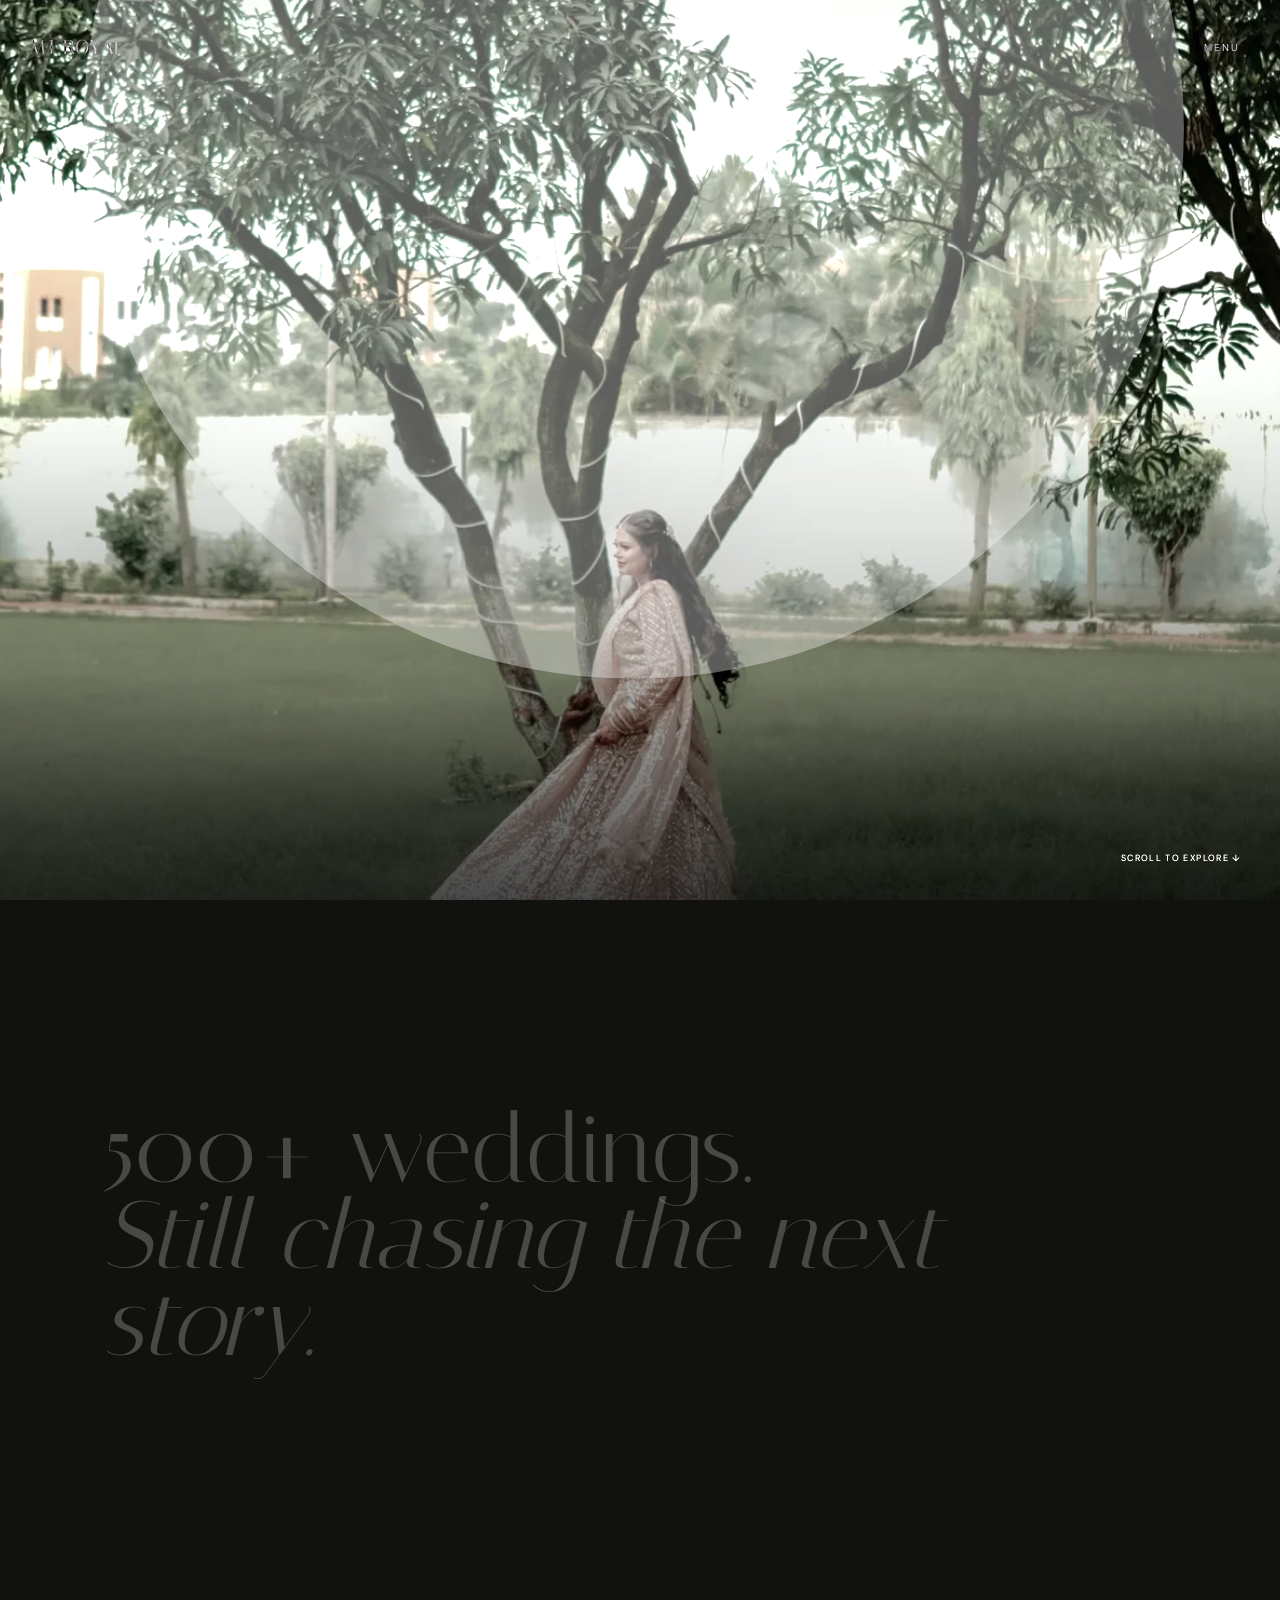
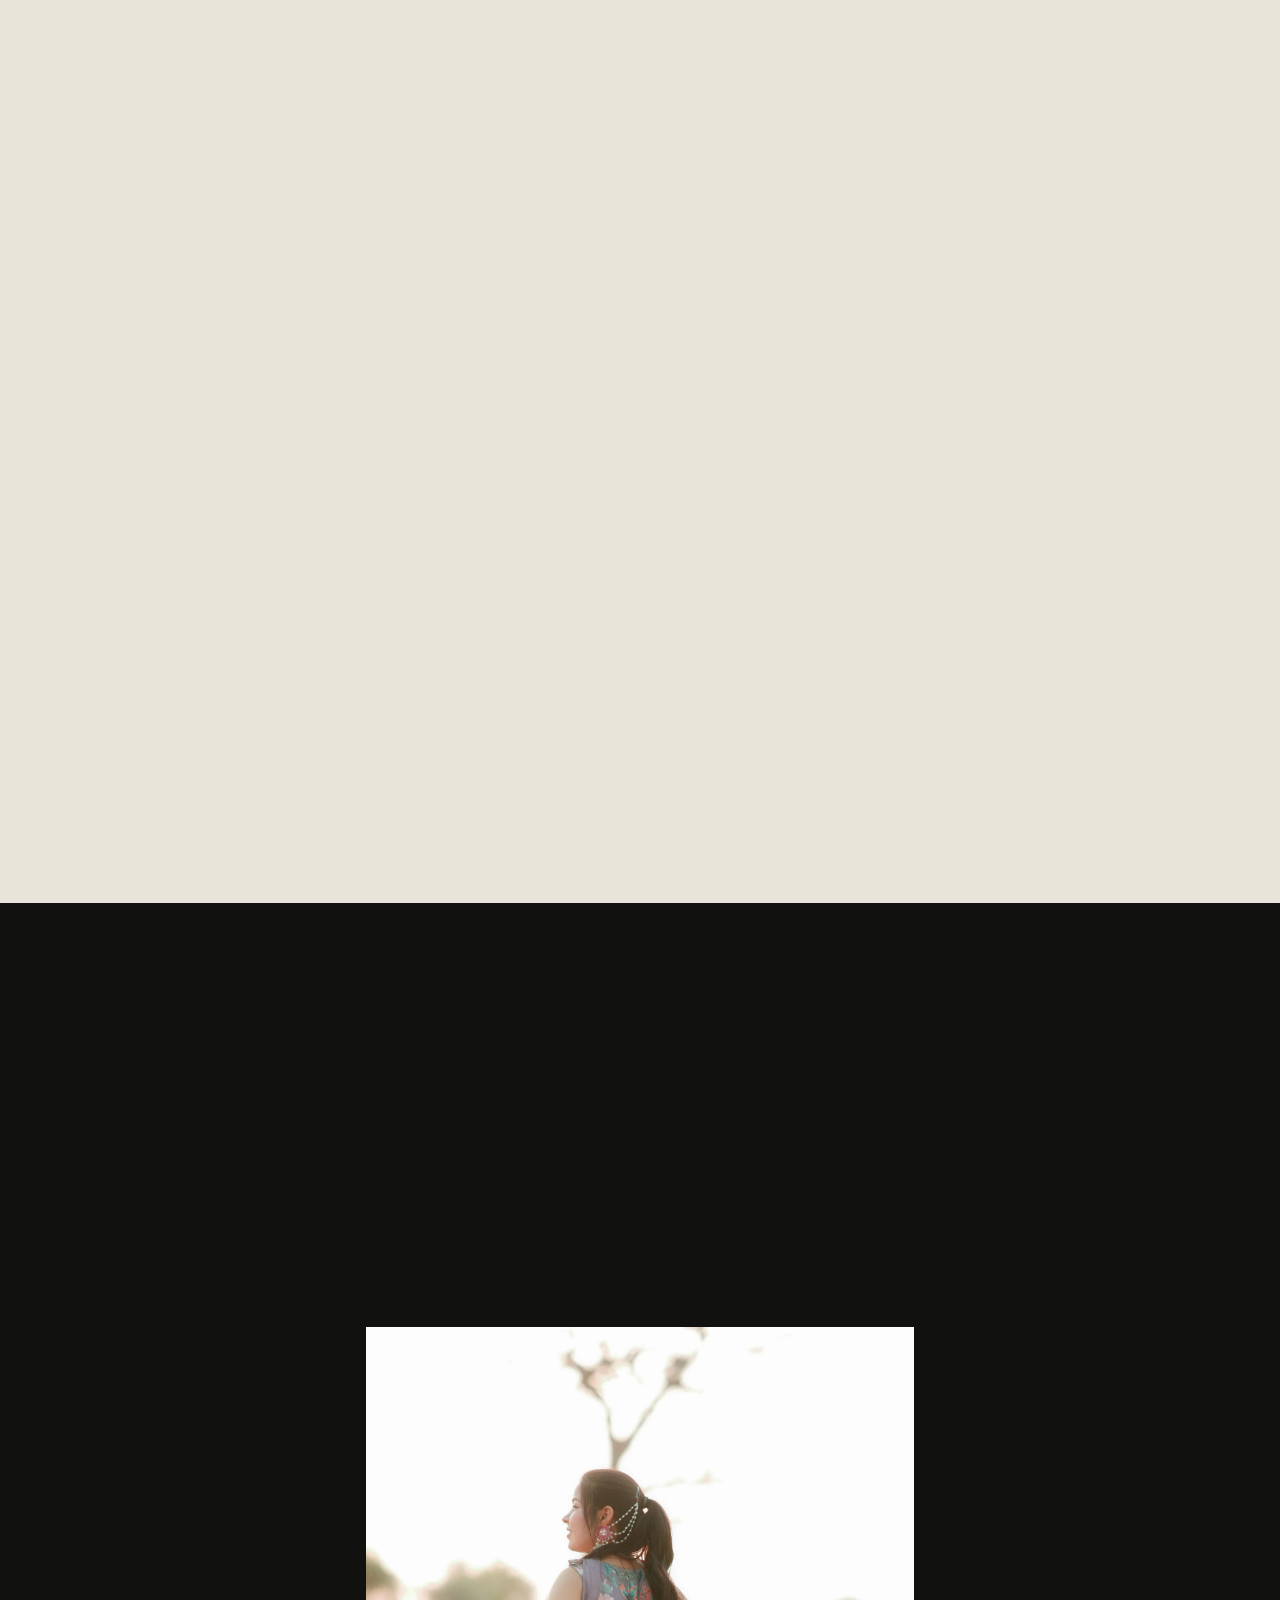
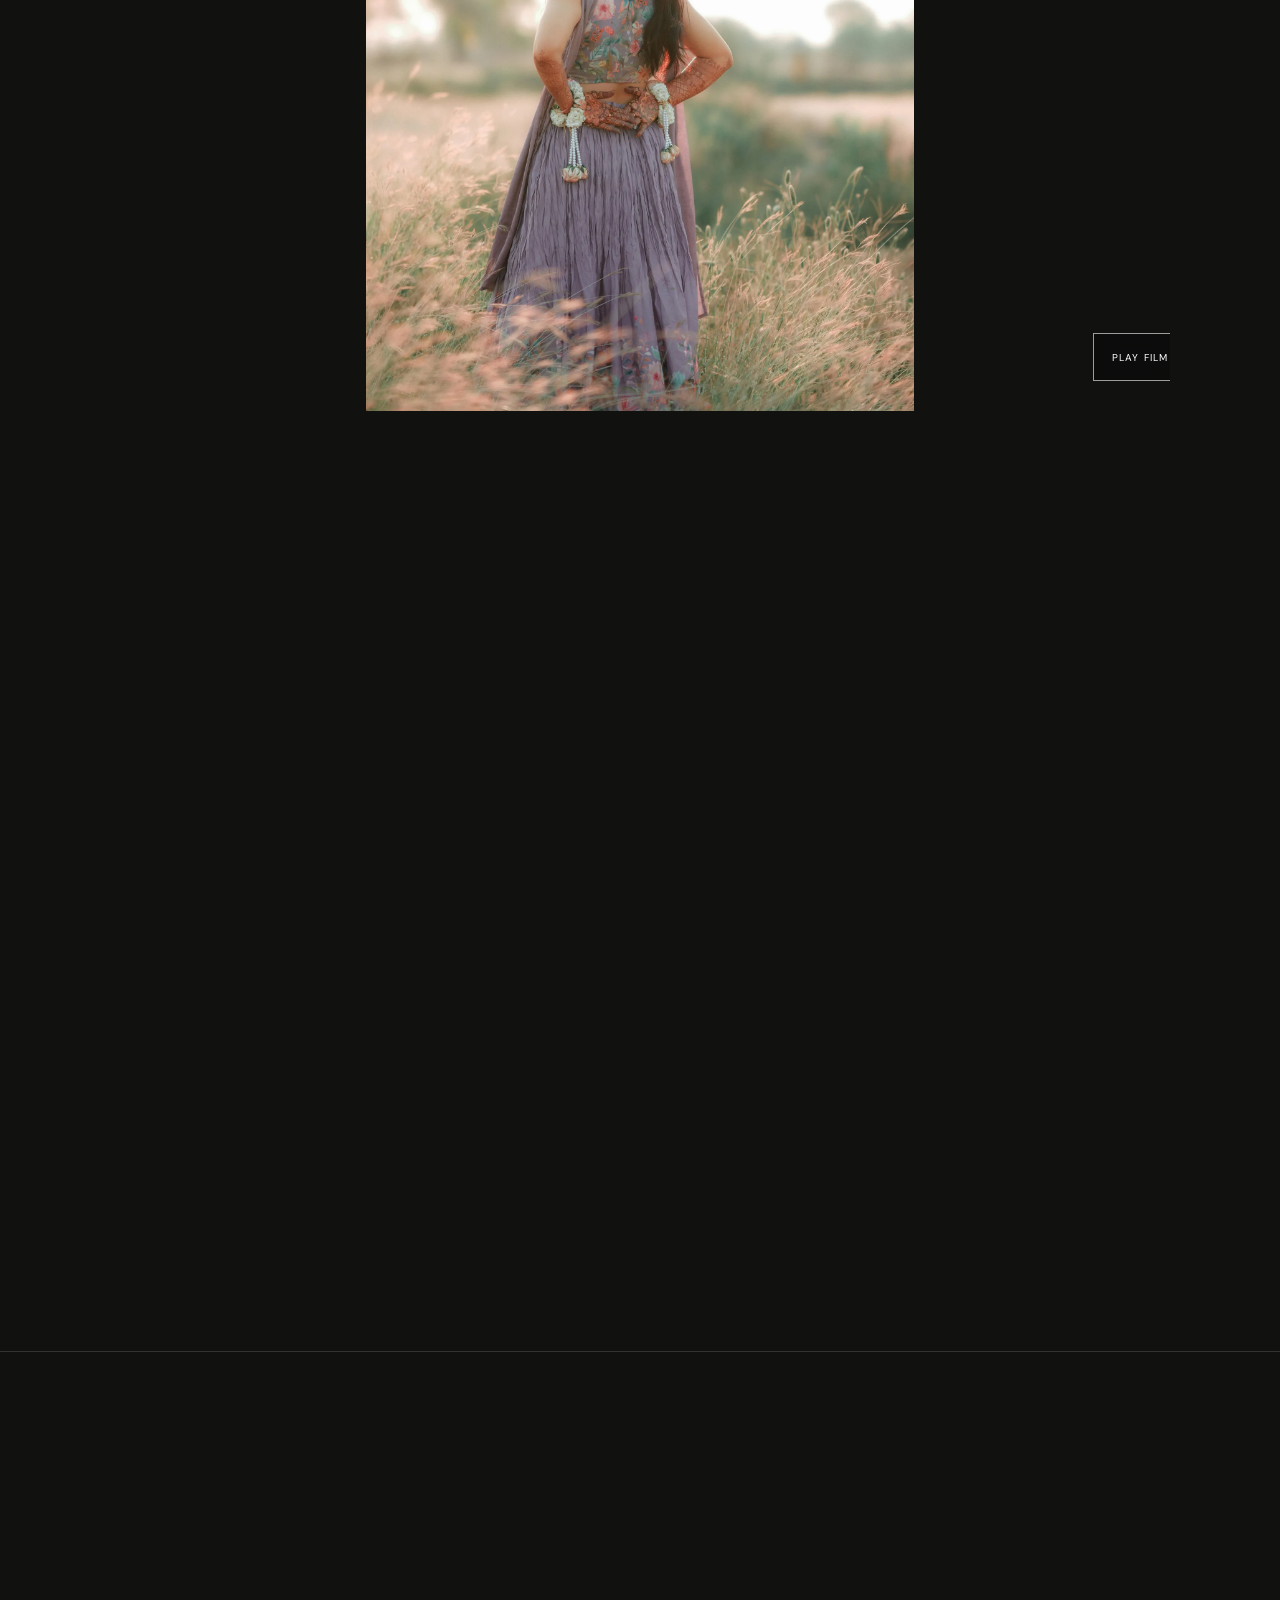
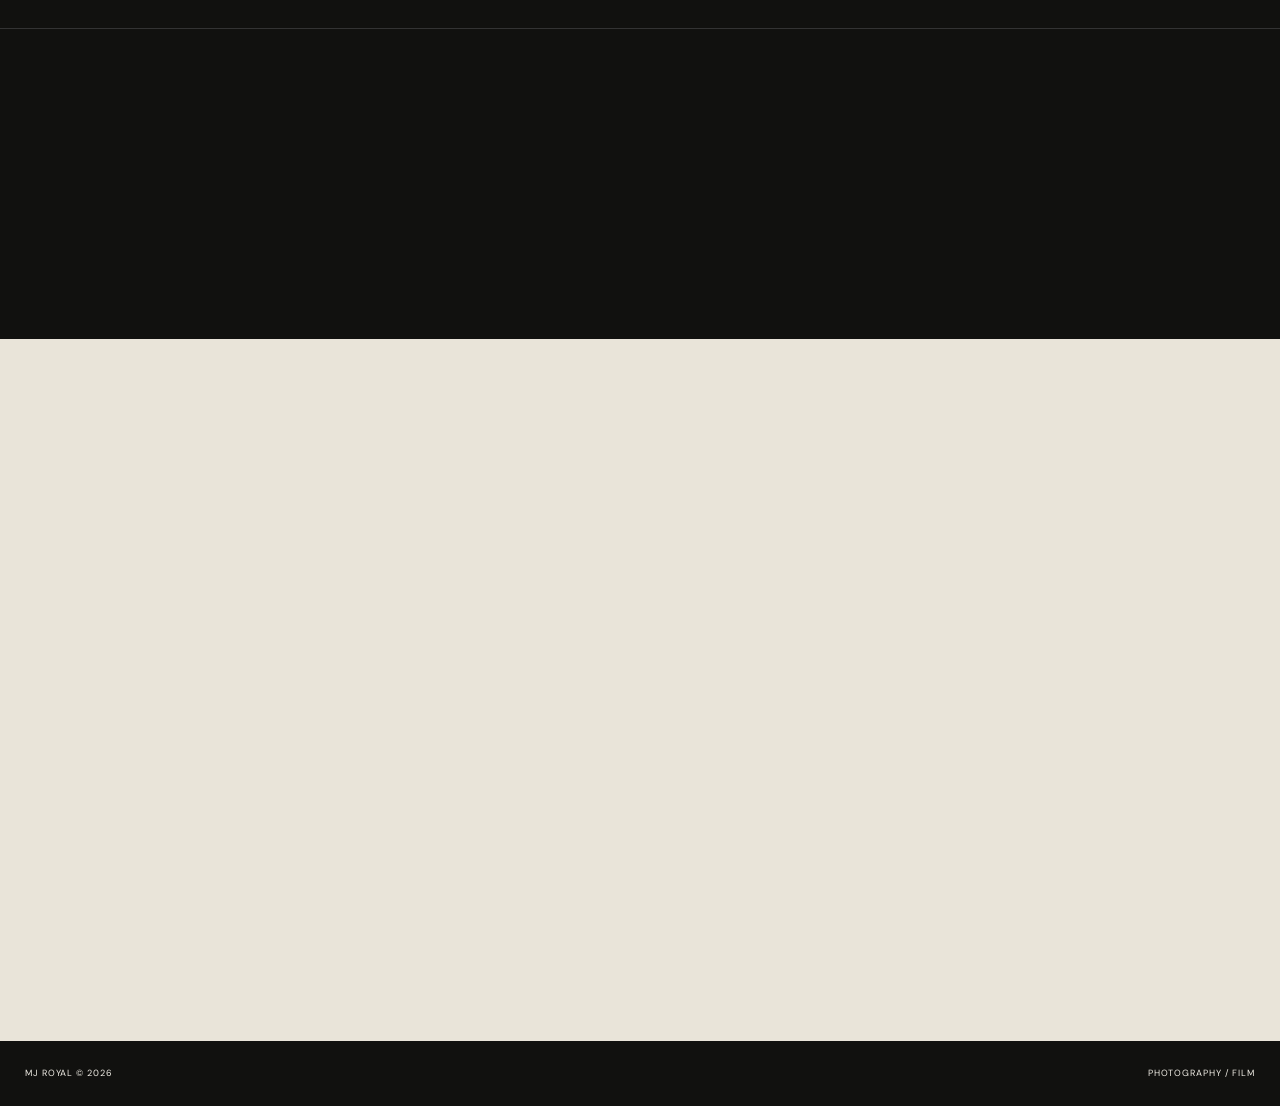
<file: index.html>
<!doctype html>
<html lang="en">
<head>
<meta charset="utf-8">
<meta name="viewport" content="width=device-width,initial-scale=1,viewport-fit=cover">
<title>MJ Royal — Wedding Photography & Film</title>
<meta name="description" content="MJ Royal Photography & Film — editorial wedding photography and cinematography. 500+ weddings, 8+ years, bookings open for 2026–27.">
<link rel="canonical" href="https://mjroyal.vercel.app/">
<meta name="theme-color" content="#11110f">
<meta property="og:type" content="website">
<meta property="og:title" content="MJ Royal — Wedding Photography & Film">
<meta property="og:description" content="Stories worth remembering. Editorial wedding photography and film by MJ Royal.">
<meta property="og:url" content="https://mjroyal.vercel.app/">
<meta property="og:image" content="https://mjroyal.vercel.app/assets/photo-03.webp">
<meta name="twitter:card" content="summary_large_image">
<meta name="twitter:title" content="MJ Royal — Wedding Photography & Film">
<meta name="twitter:description" content="Stories worth remembering. Editorial wedding photography and film by MJ Royal.">
<meta name="twitter:image" content="https://mjroyal.vercel.app/assets/photo-03.webp">
<script>
try{
  if(sessionStorage.getItem("mjroyal-wire-intro-seen") && new URLSearchParams(location.search).get("intro") !== "preview"){
    document.documentElement.classList.add("intro-seen");
  }
}catch(e){}
</script>
<link rel="preconnect" href="https://fonts.googleapis.com">
<link rel="preconnect" href="https://fonts.gstatic.com" crossorigin>
<link href="https://fonts.googleapis.com/css2?family=DM+Sans:wght@300;400;500&family=Italiana&display=swap" rel="stylesheet">
<link rel="stylesheet" href="style.css">
<link rel="stylesheet" href="motion.css">
</head>
<body>
<div id="loader" class="loader">
  <div class="loader-brand">MJ ROYAL <span>PHOTOGRAPHY / FILM</span></div>
  <div id="camera-stage"></div>
  <div class="loader-status"><span id="loader-label">PREPARING THE FRAME</span><i></i></div>
  <button id="loader-skip" type="button" aria-label="Skip opening animation">SKIP INTRO ↗</button>
</div>
<noscript><style>.loader{display:none!important}</style></noscript>

<header>
  <a class="wordmark" href="#top">MJ ROYAL</a>
  <button id="menu" aria-expanded="false" aria-controls="menu-panel">MENU</button>
</header>

<nav id="menu-panel" class="menu-panel" aria-hidden="true">
  <div class="menu-top">
    <span>MJ ROYAL</span>
    <button id="menu-close" type="button">CLOSE</button>
  </div>
  <div class="menu-links">
    <a href="#stories"><span>01</span> STORIES</a>
    <a href="#film"><span>02</span> FILMS</a>
    <a href="#about"><span>03</span> ABOUT</a>
    <a href="#contact"><span>04</span> CONTACT</a>
  </div>
  <div class="menu-meta">
    <a href="https://instagram.com/mjroyalphotography.film/" target="_blank" rel="noreferrer">INSTAGRAM ↗</a>
    <a href="https://wa.me/918370040782" target="_blank" rel="noreferrer">WHATSAPP ↗</a>
    <span>AVAILABLE FOR WEDDINGS & DESTINATIONS</span>
  </div>
</nav>

<main id="top">
<section class="hero">
  <img src="assets/photo-03.webp" width="1758" height="2200" srcset="assets/responsive/photo-03-640.webp 640w, assets/responsive/photo-03-1280.webp 1280w, assets/photo-03.webp 1758w" sizes="100vw" alt="Wedding couple photographed by MJ Royal" fetchpriority="high" decoding="async">
  <div class="hero-shade"></div>
  <div class="hero-booking">2026–27 BOOKINGS OPEN</div>
  <div class="hero-copy">
    <p>PHOTOGRAPHY · CINEMATOGRAPHY</p>
    <h1>Stories worth<br><em>remembering.</em></h1>
    <a class="hero-cta" href="#stories">VIEW SELECTED WORK <span>↘</span></a>
  </div>
  <div class="scroll">SCROLL TO EXPLORE ↓</div>
</section>

<section class="manifesto">
  <p class="eyebrow">EST. IN STORIES, NOT POSES</p>
  <h2>500+ weddings.<br><em>Still chasing the next story.</em></h2>
  <p class="bodycopy">We photograph the loud celebrations, the quiet glances, and everything that happens in between — so years later, it still feels like you were there.</p>
</section>

<section class="stories" id="stories">
  <div class="section-head"><p>SELECTED STORIES</p><span>01 — 06</span></div>
  <div class="editorial-grid">
    <button class="story-card a" data-story="om-divya" aria-label="View Om and Divya wedding story">
      <figure><span class="story-media"><img src="assets/photo-08.webp" width="1758" height="2200" srcset="assets/responsive/photo-08-640.webp 640w, assets/responsive/photo-08-1280.webp 1280w, assets/photo-08.webp 1758w" sizes="(max-width: 700px) 100vw, 50vw" loading="lazy" decoding="async" alt="Om and Divya wedding portrait"></span><figcaption><b>OM × DIVYA</b><span>A story meant to last</span></figcaption></figure>
    </button>
    <button class="story-card b" data-story="quiet-before" aria-label="View The Quiet Before story">
      <figure><span class="story-media"><img src="assets/photo-14.webp" width="1758" height="2200" srcset="assets/responsive/photo-14-640.webp 640w, assets/responsive/photo-14-1280.webp 1280w, assets/photo-14.webp 1758w" sizes="(max-width: 700px) 100vw, 50vw" loading="lazy" decoding="async" alt="Bridal portrait photographed by MJ Royal"></span><figcaption><b>THE QUIET BEFORE</b><span>Bridal portrait</span></figcaption></figure>
    </button>
    <button class="story-card c" data-story="together" aria-label="View Together wedding story">
      <figure><span class="story-media"><img src="assets/photo-05.webp" width="1440" height="1801" srcset="assets/responsive/photo-05-640.webp 640w, assets/responsive/photo-05-1280.webp 1280w, assets/photo-05.webp 1440w" sizes="(max-width: 700px) 100vw, 50vw" loading="lazy" decoding="async" alt="Wedding couple photographed by MJ Royal"></span><figcaption><b>TOGETHER</b><span>Wedding day</span></figcaption></figure>
    </button>
    <button class="story-card d" data-story="vows" aria-label="View Vows wedding story">
      <figure><span class="story-media"><img src="assets/photo-12.webp" width="1440" height="1801" srcset="assets/responsive/photo-12-640.webp 640w, assets/responsive/photo-12-1280.webp 1280w, assets/photo-12.webp 1440w" sizes="(max-width: 700px) 100vw, 50vw" loading="lazy" decoding="async" alt="Wedding ceremony moment photographed by MJ Royal"></span><figcaption><b>VOWS</b><span>In the moment</span></figcaption></figure>
    </button>
    <button class="story-card e" data-story="simran" aria-label="View Simran wedding story">
      <figure><span class="story-media"><img src="assets/photo-01.webp" width="1440" height="1801" srcset="assets/responsive/photo-01-640.webp 640w, assets/responsive/photo-01-1280.webp 1280w, assets/photo-01.webp 1440w" sizes="(max-width: 700px) 100vw, 50vw" loading="lazy" decoding="async" alt="Simran wedding celebration photographed by MJ Royal"></span><figcaption><b>SIMRAN</b><span>A celebration</span></figcaption></figure>
    </button>
    <button class="story-card f" data-story="afterglow" aria-label="View Afterglow portrait story">
      <figure><span class="story-media"><img src="assets/photo-16.webp" width="1440" height="1801" srcset="assets/responsive/photo-16-640.webp 640w, assets/responsive/photo-16-1280.webp 1280w, assets/photo-16.webp 1440w" sizes="(max-width: 700px) 100vw, 50vw" loading="lazy" decoding="async" alt="Editorial wedding portrait photographed by MJ Royal"></span><figcaption><b>AFTERGLOW</b><span>Portrait study</span></figcaption></figure>
    </button>
  </div>
</section>

<section class="film" id="film">
  <div class="film-title"><p>MOTION / 001</p><h2>Not just how it looked.<br><em>How it felt.</em></h2></div>
  <div class="film-frame">
    <video id="featured-film" muted loop playsinline preload="none" poster="assets/photo-10.webp">
      <source src="assets/film-05.mp4" type="video/mp4">
    </video>
    <button class="film-play" id="film-play" type="button">PLAY FILM ↗</button>
  </div>
</section>

<section class="about" id="about">
  <div class="about-copy">
    <p class="eyebrow">BEHIND THE CAMERA</p>
    <h2>Photographing people,<br><em>not performances.</em></h2>
    <p>MJ Royal approaches weddings as lived stories rather than staged sets — watching for the gestures, pauses and chaos that make each celebration unmistakably yours.</p>
  </div>
  <figure class="about-image">
    <img src="assets/photo-11.webp" width="1758" height="2200" srcset="assets/responsive/photo-11-640.webp 640w, assets/responsive/photo-11-1280.webp 1280w, assets/photo-11.webp 1758w" sizes="(max-width: 700px) 100vw, 50vw" loading="lazy" decoding="async" alt="Wedding portrait from the MJ Royal portfolio">
  </figure>
</section>

<section class="archive">
  <div><strong>500+</strong><span>WEDDINGS<br>PHOTOGRAPHED</span></div>
  <div><strong>8+</strong><span>YEARS<br>OF STORIES</span></div>
  <div><strong>2026–27</strong><span>BOOKINGS<br>NOW OPEN</span></div>
</section>

<section class="proof">
  <p>BASED IN CHHATTISGARH · AVAILABLE FOR DESTINATIONS</p>
  <div>RAIPUR <span>·</span> BEMETARA <span>·</span> BILASPUR <span>·</span> BEYOND</div>
</section>

<section class="contact" id="contact">
  <p>YOUR STORY COULD BE NEXT.</p>
  <h2>Let’s make something<br><em>worth remembering.</em></h2>
  <a href="https://wa.me/918370040782" target="_blank" rel="noreferrer">CHECK AVAILABILITY ↗</a>
</section>
</main>

<dialog id="story-viewer" class="story-viewer">
  <button id="story-close" class="story-close" type="button" aria-label="Close story">CLOSE</button>
  <div class="story-viewer-head">
    <p id="story-kicker">SELECTED STORY</p>
    <h2 id="story-title"></h2>
  </div>
  <div id="story-gallery" class="story-gallery"></div>
</dialog>

<footer><span>MJ ROYAL © 2026</span><span>PHOTOGRAPHY / FILM</span></footer>
<script src="script.js"></script>
</body>
</html>
</file>
<file: style.css>
*{box-sizing:border-box}
:root{--page-gutter:clamp(20px,6vw,30px);--cream:#f1eee6;--ink:#11110f}
html{scroll-behavior:smooth;scroll-padding-top:84px}
body{margin:0;background:var(--ink);color:var(--cream);font-family:"DM Sans",sans-serif;-webkit-text-size-adjust:100%}
body.loading,body.menu-open,body.story-open{overflow:hidden}
button,a{-webkit-tap-highlight-color:transparent;touch-action:manipulation}
button{font:inherit}a{color:inherit}img,video{max-width:100%}main{overflow:clip}[hidden]{display:none!important}
.intro-seen .loader{display:none!important}
header{position:fixed;z-index:20;top:0;left:0;width:100%;display:flex;align-items:center;justify-content:space-between;gap:16px;padding:calc(10px + env(safe-area-inset-top)) var(--page-gutter) 10px;background:rgba(17,17,15,.78);backdrop-filter:blur(12px)}
.wordmark{text-decoration:none;font:400 21px Italiana,serif;letter-spacing:.08em;display:flex;align-items:center;min-height:44px}
#menu,#menu-close{border:0;background:none;color:#fff;font-size:11px;letter-spacing:.16em;cursor:pointer;min-height:44px;min-width:56px;padding:10px 0}
.menu-panel{position:fixed;inset:0;z-index:90;background:#0e0e0d;color:var(--cream);padding:calc(14px + env(safe-area-inset-top)) var(--page-gutter) calc(24px + env(safe-area-inset-bottom));display:grid;grid-template-rows:auto 1fr auto;gap:30px;height:100dvh;overflow:auto;overscroll-behavior:contain;opacity:0;visibility:hidden;transform:translateY(-12px);transition:opacity .3s ease,transform .3s ease,visibility .3s ease}
.menu-panel.open{opacity:1;visibility:visible;transform:none}
.menu-top,.menu-meta{display:flex;justify-content:space-between;gap:20px;font-size:10px;letter-spacing:.14em}
.menu-top{align-items:center}.menu-links{align-self:center;display:grid;gap:14px}
.menu-links a{text-decoration:none;font:400 clamp(40px,12vw,62px)/1 Italiana,serif;display:flex;align-items:center;gap:16px;min-height:52px}
.menu-links a span{font:400 10px "DM Sans",sans-serif;letter-spacing:.14em;color:#aaa}
.menu-meta{flex-wrap:wrap;align-items:center;line-height:1.7}.menu-meta a{text-decoration:none;border-bottom:1px solid #777;min-height:44px;display:flex;align-items:center}.menu-meta>span{flex-basis:100%;color:#aaa}
.hero{height:100svh;min-height:560px;position:relative;overflow:hidden}
.hero>img{width:100%;height:100%;object-fit:cover;object-position:52% 40%;transform:scale(1.04)}
.hero-shade{position:absolute;inset:0;background:linear-gradient(180deg,rgba(0,0,0,.12),transparent 28%,rgba(0,0,0,.28) 55%,rgba(0,0,0,.8))}
.hero-booking{position:absolute;left:var(--page-gutter);top:calc(100px + env(safe-area-inset-top));font-size:10px;letter-spacing:.15em;border-top:1px solid rgba(255,255,255,.5);padding-top:10px}
.hero-copy{position:absolute;left:var(--page-gutter);right:var(--page-gutter);bottom:calc(38px + env(safe-area-inset-bottom))}
.hero-copy p,.eyebrow,.section-head,.film-title p,.contact>p,.story-viewer-head p{font-size:10px;line-height:1.7;letter-spacing:.16em}
.hero h1,.manifesto h2,.film h2,.about h2,.contact h2,.story-viewer h2{font:400 clamp(36px,10.6vw,54px)/1.03 Italiana,serif;margin:18px 0;overflow-wrap:break-word}
.hero h1{font-size:clamp(40px,12vw,60px);line-height:.98}
.hero em,.manifesto em,.film em,.about em,.contact em{font-weight:400}
.hero-cta{display:inline-flex;align-items:center;justify-content:space-between;gap:24px;min-height:48px;margin-top:16px;text-decoration:none;font-size:11px;letter-spacing:.12em;border-bottom:1px solid rgba(255,255,255,.6);padding:8px 0}
.hero-cta span{transition:transform .3s}.scroll{display:none}
.manifesto{padding:88px var(--page-gutter) 92px;max-width:1400px}
.manifesto h2{max-width:1100px}.bodycopy{max-width:500px;margin:30px 0 0;font-size:15px;line-height:1.8;color:#b8b7b1}
.stories{background:#e9e4d9;color:#111;padding:56px var(--page-gutter) 76px}
.section-head{display:flex;align-items:center;justify-content:space-between;gap:20px;border-bottom:1px solid #aaa;padding-bottom:12px}.section-head p{margin:0}
.editorial-grid{display:grid;grid-template-columns:minmax(0,1fr);gap:52px;margin-top:36px}
.story-card{appearance:none;border:0;background:none;padding:0;color:inherit;text-align:left;cursor:pointer;min-width:0;width:100%}.story-card figure{margin:0}
.story-card img{width:100%;height:100%;object-fit:cover;display:block}
figcaption{display:grid;grid-template-columns:minmax(0,1fr) auto;column-gap:12px;row-gap:5px;margin-top:14px;font-size:10px;line-height:1.5;letter-spacing:.08em}
figcaption b{grid-row:1;grid-column:1;font-weight:500}figcaption span{grid-row:2;grid-column:1;color:#68645c;letter-spacing:.02em}
.story-card figcaption:after{content:"VIEW STORY ↗";grid-row:1;grid-column:2;font-size:9px;letter-spacing:.06em}
.film{padding:84px 0 56px}.film-title{padding:0 var(--page-gutter);margin-bottom:30px}
.film-frame{position:relative}.film video{width:100%;height:auto;aspect-ratio:16/9;object-fit:contain;display:block}
.film-play{position:absolute;inset:auto 20px 20px auto;border:1px solid rgba(255,255,255,.6);background:rgba(10,10,10,.6);backdrop-filter:blur(8px);color:#fff;min-height:48px;padding:14px 18px;font-size:10px;letter-spacing:.12em;cursor:pointer}
.about{padding:68px var(--page-gutter) 84px;display:grid;grid-template-columns:minmax(0,1fr);gap:36px;align-items:end}
.about-copy p:last-child{max-width:520px;color:#b8b7b1;line-height:1.8;font-size:15px;margin-top:26px}.about-image{margin:0;width:100%}.about-image img{width:100%;aspect-ratio:.78;object-fit:cover;display:block}
.archive{display:grid;grid-template-columns:minmax(0,1fr);border-top:1px solid #333;border-bottom:1px solid #333}
.archive>div{padding:30px var(--page-gutter);border-bottom:1px solid #333;display:flex;align-items:center;justify-content:space-between;gap:20px}.archive>div:last-child{border:0}
.archive strong{font:400 clamp(46px,13vw,62px)/1 Italiana,serif;display:block;white-space:nowrap}.archive>div:last-child strong{font-size:clamp(36px,10.5vw,50px)}
.archive span{font-size:10px;line-height:1.6;letter-spacing:.08em;color:#aaa;flex-shrink:0}
.proof{padding:60px var(--page-gutter) 72px;text-align:center}.proof p{font-size:10px;line-height:1.9;letter-spacing:.12em;color:#aaa}
.proof div{font:400 clamp(27px,7.5vw,42px)/1.4 Italiana,serif;margin-top:22px}.proof span{color:#777}
.contact{padding:80px var(--page-gutter);text-align:center;background:#e9e4d9;color:#111}.contact h2{margin:24px 0 32px}
.contact a{display:inline-flex;align-items:center;justify-content:center;min-height:52px;text-decoration:none;border-bottom:1px solid;padding:14px 4px;font-size:11px;letter-spacing:.12em}
footer{display:flex;flex-wrap:wrap;justify-content:space-between;gap:12px;padding:24px var(--page-gutter) calc(24px + env(safe-area-inset-bottom));font-size:9px;line-height:1.6;letter-spacing:.1em}
.story-viewer{position:fixed;inset:0;width:100%;height:100dvh;max-width:none;max-height:none;margin:0;border:0;padding:0;background:#0d0d0c;color:var(--cream);overflow:auto;overscroll-behavior:contain}
.story-viewer::backdrop{background:#0d0d0c}.story-close{position:fixed;top:calc(12px + env(safe-area-inset-top));right:var(--page-gutter);z-index:2;border:1px solid #555;background:#0d0d0ce6;color:#fff;font-size:10px;letter-spacing:.12em;min-height:44px;min-width:70px;padding:10px 14px;cursor:pointer}
.story-viewer-head{padding:110px var(--page-gutter) 36px}.story-viewer-head h2{margin-top:16px}
.story-gallery{padding:0 var(--page-gutter) calc(60px + env(safe-area-inset-bottom));display:grid;grid-template-columns:minmax(0,1fr);gap:32px}
.story-gallery img{width:100%;height:auto;display:block;object-fit:cover}
.loader{position:fixed;inset:0;z-index:100;overflow:hidden;background:#111110;color:#f4f3ee;display:block}
.loader-brand{position:absolute;top:calc(24px + env(safe-area-inset-top));left:var(--page-gutter);right:var(--page-gutter);display:flex;align-items:center;justify-content:space-between;gap:16px;font-size:12px;letter-spacing:.14em}
.loader-brand span{font-size:8px;color:#aaa;letter-spacing:.08em}
#camera-stage{position:absolute;inset:12% 0 16%;z-index:1;opacity:0;transition:opacity .35s ease}
#camera-stage.ready{opacity:1}#camera-stage canvas{display:block;width:100%;height:100%}
.loader-status{position:absolute;left:var(--page-gutter);right:var(--page-gutter);bottom:calc(96px + env(safe-area-inset-bottom));display:flex;align-items:center;justify-content:center;gap:10px;color:#aaa;font-size:8px;letter-spacing:.12em}
.loader-status i{display:block;width:38px;height:1px;overflow:hidden;position:relative;background:#444}
.loader-status i:after{content:"";position:absolute;inset:0;transform:translateX(-100%);background:#ddd;animation:focusSweep 3.6s ease-out forwards}
#loader-skip{position:absolute;right:var(--page-gutter);bottom:calc(24px + env(safe-area-inset-bottom));z-index:2;border:1px solid #444;background:none;color:#bbb;font:400 10px "DM Sans",sans-serif;letter-spacing:.1em;min-height:44px;padding:12px 16px;cursor:pointer}
#loader-skip:focus-visible{outline:1px solid #fff;outline-offset:3px}
@keyframes focusSweep{to{transform:translateX(0)}}
@media(min-width:701px){
 html{scroll-padding-top:0}
 header{position:absolute;padding:25px 30px;background:none;backdrop-filter:none;mix-blend-mode:difference}
 .wordmark{font-size:20px;min-height:0}#menu,#menu-close{font-size:10px;letter-spacing:.2em}
 .menu-panel{padding:28px 34px 34px}.menu-links{gap:5px}.menu-links a{font-size:clamp(54px,9vw,128px);line-height:.9;gap:22px}.menu-meta>span{flex-basis:auto}
 .hero{min-height:660px}.hero>img{object-position:center}.hero-booking{left:6vw;top:14vh;font-size:9px}
 .hero-copy{left:6vw;right:4vw;bottom:10vh}.hero h1,.manifesto h2,.film h2,.about h2,.contact h2,.story-viewer h2{font-size:clamp(48px,7.5vw,112px);line-height:.9}
 .hero-copy p,.eyebrow,.section-head,.film-title p,.contact>p,.story-viewer-head p{letter-spacing:.24em}
 .hero-cta{font-size:10px;margin-top:26px}.scroll{display:block;position:absolute;right:3vw;bottom:4vh;font-size:9px;letter-spacing:.15em}
 .manifesto{padding:18vh 8vw 22vh}.bodycopy{width:min(500px,75vw);margin:50px 0 0 auto}
 .stories{padding:9vh 4vw 16vh}.editorial-grid{grid-template-columns:repeat(12,minmax(0,1fr));gap:7vw 2vw;margin-top:10vh}
 .story-card.a{grid-column:1/7}.story-card.b{grid-column:9/13;margin-top:16vh}.story-card.c{grid-column:2/5}.story-card.d{grid-column:6/12;margin-top:8vh}.story-card.e{grid-column:1/6;margin-top:8vh}.story-card.f{grid-column:8/12;margin-top:18vh}
 figcaption{display:flex;justify-content:space-between;gap:16px;margin-top:10px;font-size:9px;letter-spacing:.12em}figcaption span{letter-spacing:inherit}.story-card figcaption:after{display:none}
 .film{padding:16vh 4vw 10vh}.film-title{padding:0;margin-left:4vw;margin-bottom:7vh}.film video{height:76vh;aspect-ratio:auto}.film-play{right:30px;bottom:30px}
 .about{padding:16vh 7vw 18vh;grid-template-columns:minmax(0,1.15fr) minmax(0,.85fr);gap:8vw}.about-copy p:last-child{margin-top:36px}
 .archive{grid-template-columns:repeat(3,minmax(0,1fr))}.archive>div{display:block;border-bottom:0;border-right:1px solid #333;padding:7vh 4vw}.archive strong,.archive>div:last-child strong{font-size:clamp(45px,7vw,100px);line-height:1.2}.archive span{letter-spacing:.16em}
 .proof{padding:9vh 5vw 12vh}.proof div{font-size:clamp(26px,5vw,72px);line-height:1.1}
 .contact{padding:20vh 5vw}.contact h2{margin:30px 0 60px}footer{padding:25px}
 .story-viewer-head{padding:16vh 7vw 8vh}.story-gallery{padding:0 5vw 10vh;grid-template-columns:repeat(12,minmax(0,1fr));gap:8vh 2vw}.story-gallery img:nth-child(3n+1){grid-column:1/9}.story-gallery img:nth-child(3n+2){grid-column:8/13}.story-gallery img:nth-child(3n){grid-column:2/7}
 .story-close{top:24px;right:28px}
 .loader-brand{top:30px;left:32px;right:32px}.loader-brand span{letter-spacing:.16em}
 #camera-stage{inset:0 0 12%}.loader-status{left:50%;right:auto;bottom:5%;transform:translateX(-50%);letter-spacing:.28em}.loader-status i{width:54px}
 #loader-skip{right:32px;bottom:5%;border:0;font-size:9px}
}
@media(min-width:701px) and (max-width:1000px){.archive strong,.archive>div:last-child strong{font-size:clamp(42px,6.2vw,62px)}}
@media(hover:hover) and (pointer:fine){.menu-links a:hover{font-style:italic}.hero-cta:hover span{transform:translate(4px,4px)}.story-card:hover figcaption:after{display:block;content:"VIEW ↗";margin-left:auto}}
@media(max-height:550px) and (orientation:landscape){.hero{min-height:550px}.menu-panel{gap:14px}.menu-links{grid-template-columns:1fr 1fr;gap:14px}.menu-links a{font-size:36px}.menu-meta>span{display:none}}
@media(prefers-reduced-motion:reduce){html{scroll-behavior:auto}.loader{display:none!important}.hero>img{animation:none;transform:none}.hero-cta span,.menu-panel{transition:none!important}}
</file>
<file: motion.css>
@import url('./vendor/lenis.css');

html.lenis {scroll-behavior:auto}
.scroll-progress{position:fixed;top:0;left:0;width:100%;height:2px;background:#c9b899;transform:scaleX(0);transform-origin:left;z-index:80;pointer-events:none}
.loading .scroll-progress,.menu-open .scroll-progress,.story-open .scroll-progress{opacity:0}
.story-media{display:block;position:relative;overflow:hidden;aspect-ratio:.8;background:#d3cbbb}
.story-card.a .story-media,.story-card.d .story-media{aspect-ratio:.88}
.story-card .story-media img{aspect-ratio:auto;width:100%;height:100%;transform:translate3d(0,var(--image-drift,0px),0) scale(1.12);transition:filter .6s ease}
@media(hover:hover) and (pointer:fine){.story-card:hover .story-media img{transform:translate3d(0,var(--image-drift,0px),0) scale(1.12);filter:brightness(.87)}}
.about-image{overflow:hidden;aspect-ratio:.78}
.about-image img{aspect-ratio:auto;width:100%;height:100%;transform:translate3d(0,var(--image-drift,0px),0) scale(1.12)}
.scroll-motion .hero>img{animation:none;transform:scale(1.08)}
.scroll-motion .scroll-reveal{opacity:0;transform:translate3d(0,36px,0);transition:opacity 1s cubic-bezier(.22,1,.36,1),transform 1.1s cubic-bezier(.22,1,.36,1);transition-delay:var(--reveal-delay,0ms)}
.scroll-motion .scroll-reveal.is-visible{opacity:1;transform:translate3d(0,0,0)}
.scroll-motion .story-card .story-media{clip-path:inset(10% 0 8% 0);transition:clip-path 1.35s cubic-bezier(.22,1,.36,1);transition-delay:var(--reveal-delay,0ms)}
.scroll-motion .story-card.is-visible .story-media{clip-path:inset(0)}
.scroll-word{display:inline-block;opacity:1}
.scroll-motion .scroll-word{opacity:.25}
.film-frame{overflow:hidden}
.story-card:focus-visible,.contact a:focus-visible,.hero-cta:focus-visible{outline:1px solid currentColor;outline-offset:7px}
@media(min-width:701px){.story-card.a .story-media,.story-card.d .story-media{aspect-ratio:1.25}}
@media(max-width:700px){.scroll-motion .scroll-reveal{transform:translate3d(0,22px,0);transition-duration:.8s,.9s}.scroll-motion .scroll-reveal.is-visible{transform:none}.scroll-motion .story-card .story-media{clip-path:inset(6% 0);transition-duration:1s}}
@media(prefers-reduced-motion:reduce){.scroll-progress{display:none}.scroll-motion .scroll-reveal{opacity:1;transform:none;transition:none}.scroll-motion .story-card .story-media{clip-path:none;transition:none}.story-card .story-media img,.about-image img,.scroll-motion .hero>img{transform:none!important}.scroll-word{opacity:1!important}.film-frame{clip-path:none!important}}
</file>
